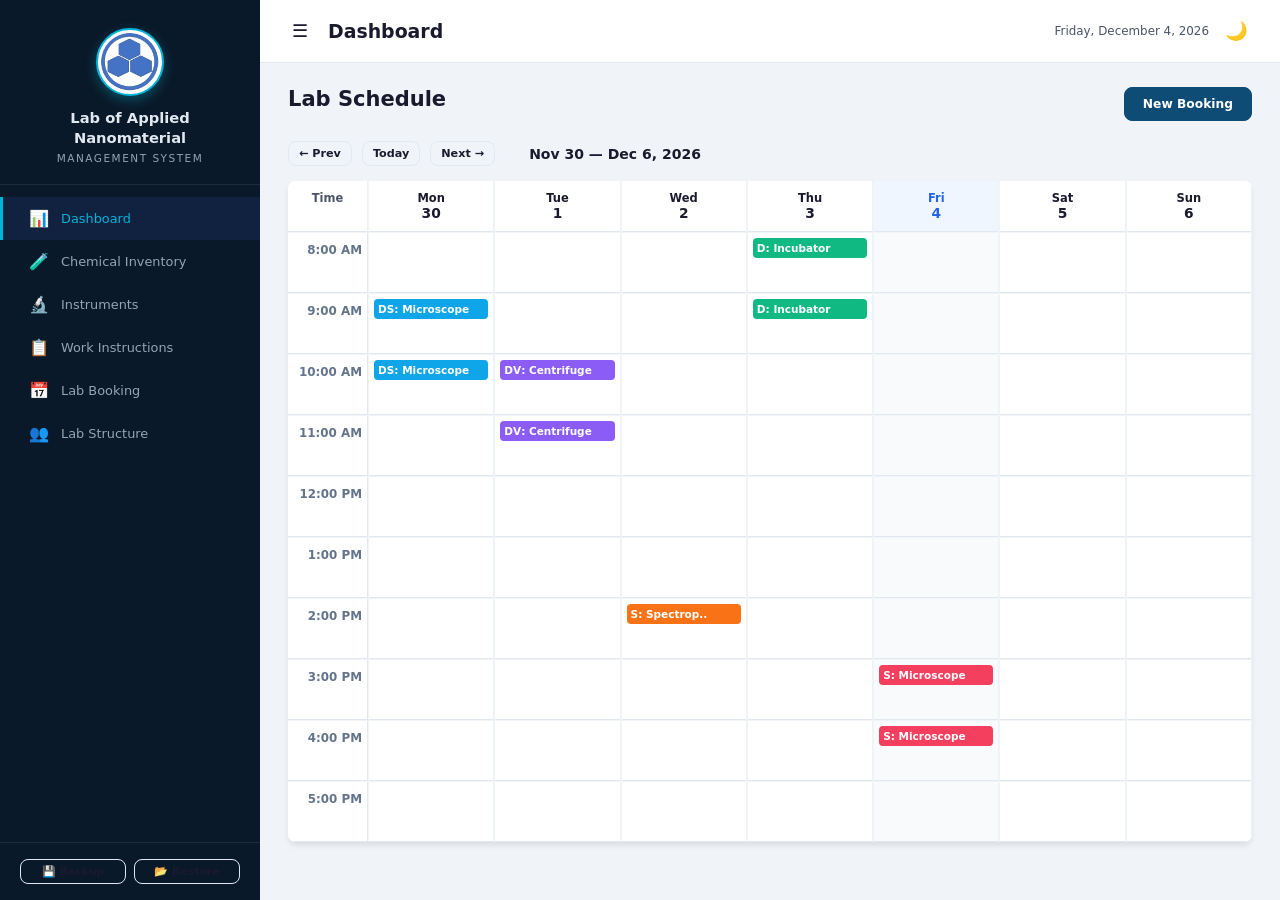
<file: index.html>
<!DOCTYPE html>
<html lang="en">
<head>
    <meta charset="UTF-8">
    <meta http-equiv="refresh" content="0; url=web/">
    <title>Laboratory of Applied Nanomaterial</title>
    <script>
        window.location.replace("web/" + window.location.hash);
    </script>
</head>
<body style="font-family:sans-serif; text-align:center; padding:50px;">
    <h2>Laboratory of Applied Nanomaterial — Management System</h2>
    <p>Redirecting to application... <a href="web/">Click here if not redirected</a></p>
</body>
</html>
</file>
<file: web/css/styles.css>
/* ============================================
   Laboratory of Applied Nanomaterial
   Management System — Stylesheet
   ============================================ */

/* --- CSS Variables / Theme --- */
:root {
    --primary: #0f4c75;
    --primary-light: #1b6ca8;
    --primary-dark: #0a3555;
    --secondary: #00b4d8;
    --secondary-light: #48cae4;
    --accent: #06d6a0;
    --bg: #f0f4f8;
    --surface: #ffffff;
    --surface-hover: #f7fafc;
    --text: #1a1a2e;
    --text-secondary: #4a5568;
    --text-muted: #a0aec0;
    --border: #e2e8f0;
    --border-light: #edf2f7;
    --success: #38a169;
    --success-bg: #f0fff4;
    --warning: #d69e2e;
    --warning-bg: #fffff0;
    --danger: #e53e3e;
    --danger-bg: #fff5f5;
    --info: #3182ce;
    --info-bg: #ebf8ff;
    --sidebar-bg: #0a1929;
    --sidebar-text: #94a3b8;
    --sidebar-active: #00b4d8;
    --sidebar-hover-bg: #112240;
    --shadow-sm: 0 1px 2px rgba(0,0,0,.06);
    --shadow: 0 1px 3px rgba(0,0,0,.1), 0 1px 2px rgba(0,0,0,.06);
    --shadow-md: 0 4px 6px rgba(0,0,0,.07), 0 2px 4px rgba(0,0,0,.06);
    --shadow-lg: 0 10px 25px rgba(0,0,0,.12);
    --radius-sm: 4px;
    --radius: 8px;
    --radius-lg: 12px;
    --radius-xl: 16px;
    --transition: all .2s ease;
    --font: 'Segoe UI', system-ui, -apple-system, sans-serif;
    --sidebar-width: 260px;
}

[data-theme="dark"] {
    --bg: #0d1117;
    --surface: #161b22;
    --surface-hover: #1c2333;
    --text: #e6edf3;
    --text-secondary: #8b949e;
    --text-muted: #6e7681;
    --border: #30363d;
    --border-light: #21262d;
    --success-bg: #0d2818;
    --warning-bg: #2a2000;
    --danger-bg: #2d0b0b;
    --info-bg: #0d1f30;
    --shadow-sm: 0 1px 2px rgba(0,0,0,.3);
    --shadow: 0 1px 3px rgba(0,0,0,.3);
    --shadow-md: 0 4px 6px rgba(0,0,0,.3);
    --shadow-lg: 0 10px 25px rgba(0,0,0,.45);
}

/* --- Reset & Base --- */
*, *::before, *::after { box-sizing: border-box; margin: 0; padding: 0; }

html { font-size: 14px; }

body {
    font-family: var(--font);
    background: var(--bg);
    color: var(--text);
    display: flex;
    min-height: 100vh;
    overflow-x: hidden;
}

a { color: var(--primary-light); text-decoration: none; }
a:hover { text-decoration: underline; }

/* --- Sidebar --- */
.sidebar {
    width: var(--sidebar-width);
    min-width: var(--sidebar-width);
    background: var(--sidebar-bg);
    color: var(--sidebar-text);
    display: flex;
    flex-direction: column;
    height: 100vh;
    position: fixed;
    top: 0; left: 0;
    z-index: 100;
    transition: transform .3s ease;
    overflow-y: auto;
}

.sidebar.collapsed { transform: translateX(-100%); }

.sidebar-header {
    padding: 28px 20px 20px;
    border-bottom: 1px solid rgba(255,255,255,.08);
    text-align: center;
}

.lab-logo-wrap {
    display: flex;
    justify-content: center;
    align-items: center;
    margin-bottom: 12px;
}

.lab-logo-img {
    width: 68px;
    height: 68px;
    border-radius: 50%;
    object-fit: cover;
    background: #ffffff;
    padding: 3px;
    box-shadow: 0 4px 12px rgba(0, 180, 216, 0.35);
    border: 2px solid var(--secondary);
    transition: transform .3s ease, box-shadow .3s ease;
}

.lab-logo-img:hover {
    transform: scale(1.08) rotate(5deg);
    box-shadow: 0 6px 18px rgba(0, 180, 216, 0.55);
}

.sidebar-header h2 {
    font-size: 1.05rem;
    font-weight: 700;
    color: #e2e8f0;
    line-height: 1.35;
}

.lab-subtitle {
    font-size: .75rem;
    color: var(--sidebar-text);
    margin-top: 4px;
    text-transform: uppercase;
    letter-spacing: 1.5px;
}

.nav-links {
    list-style: none;
    padding: 12px 0;
    flex: 1;
}

.nav-link {
    display: flex;
    align-items: center;
    gap: 10px;
    padding: 12px 24px;
    color: var(--sidebar-text);
    font-size: .92rem;
    font-weight: 500;
    border-left: 3px solid transparent;
    transition: var(--transition);
    text-decoration: none !important;
}

.nav-link:hover {
    background: var(--sidebar-hover-bg);
    color: #e2e8f0;
}

.nav-link.active {
    background: var(--sidebar-hover-bg);
    color: var(--sidebar-active);
    border-left-color: var(--sidebar-active);
}

.nav-icon { font-size: 1.15rem; width: 24px; text-align: center; }

.sidebar-footer {
    padding: 16px 20px;
    border-top: 1px solid rgba(255,255,255,.08);
    display: flex;
    gap: 8px;
}

.sidebar-footer .btn { flex: 1; font-size: .78rem; justify-content: center; }

/* --- Main Wrapper --- */
.main-wrapper {
    flex: 1;
    margin-left: var(--sidebar-width);
    display: flex;
    flex-direction: column;
    min-height: 100vh;
    transition: margin-left .3s ease;
}

.sidebar.collapsed ~ .main-wrapper { margin-left: 0; }

.top-header {
    display: flex;
    align-items: center;
    gap: 16px;
    padding: 16px 28px;
    background: var(--surface);
    border-bottom: 1px solid var(--border);
    position: sticky;
    top: 0;
    z-index: 50;
}

.top-header h1 { font-size: 1.35rem; font-weight: 700; flex: 1; }

.header-actions {
    display: flex;
    align-items: center;
    gap: 12px;
}

.current-date { font-size: .85rem; color: var(--text-secondary); }

.content-area { padding: 24px 28px; flex: 1; }

/* --- Buttons --- */
.btn {
    display: inline-flex;
    align-items: center;
    gap: 6px;
    padding: 9px 18px;
    font-size: .875rem;
    font-weight: 600;
    border: 1px solid transparent;
    border-radius: var(--radius);
    cursor: pointer;
    transition: var(--transition);
    font-family: var(--font);
    white-space: nowrap;
    background: var(--surface);
    color: var(--text);
}

.btn:hover { opacity: .88; }

.btn-primary { background: var(--primary); color: #fff; border-color: var(--primary); }
.btn-primary:hover { background: var(--primary-light); }

.btn-secondary { background: var(--secondary); color: #fff; border-color: var(--secondary); }

.btn-danger { background: var(--danger); color: #fff; border-color: var(--danger); }
.btn-danger:hover { background: #c53030; }

.btn-success { background: var(--success); color: #fff; border-color: var(--success); }

.btn-outline {
    background: transparent;
    color: var(--text);
    border-color: var(--border);
}
.btn-outline:hover { background: var(--surface-hover); border-color: var(--text-muted); }

.btn-sm { padding: 5px 10px; font-size: .8rem; }
.btn-xs { padding: 3px 8px; font-size: .75rem; }
.btn-lg { padding: 12px 24px; font-size: 1rem; }

.btn-icon {
    background: none;
    border: none;
    font-size: 1.3rem;
    cursor: pointer;
    padding: 4px;
    border-radius: var(--radius-sm);
    color: var(--text);
    transition: var(--transition);
}
.btn-icon:hover { background: var(--surface-hover); }

/* --- Forms --- */
.form-group { margin-bottom: 16px; }

.form-label {
    display: block;
    font-size: .85rem;
    font-weight: 600;
    color: var(--text-secondary);
    margin-bottom: 5px;
}

.form-input, .form-select, .form-textarea {
    width: 100%;
    padding: 9px 12px;
    font-size: .9rem;
    font-family: var(--font);
    border: 1px solid var(--border);
    border-radius: var(--radius);
    background: var(--surface);
    color: var(--text);
    transition: var(--transition);
}

.form-input:focus, .form-select:focus, .form-textarea:focus {
    outline: none;
    border-color: var(--secondary);
    box-shadow: 0 0 0 3px rgba(0,180,216,.15);
}

.form-textarea { resize: vertical; min-height: 80px; }

.form-row {
    display: grid;
    grid-template-columns: 1fr 1fr;
    gap: 12px;
}

.form-actions {
    display: flex;
    justify-content: flex-end;
    gap: 10px;
    margin-top: 20px;
    padding-top: 16px;
    border-top: 1px solid var(--border);
}

.form-hint { font-size: .78rem; color: var(--text-muted); margin-top: 3px; }

/* --- Tables --- */
.table-container {
    background: var(--surface);
    border-radius: var(--radius-lg);
    box-shadow: var(--shadow);
    overflow: hidden;
}

.data-table {
    width: 100%;
    border-collapse: collapse;
    font-size: .88rem;
}

.data-table thead { background: var(--bg); }

.data-table th {
    padding: 12px 14px;
    font-weight: 600;
    color: var(--text-secondary);
    text-align: left;
    font-size: .8rem;
    text-transform: uppercase;
    letter-spacing: .5px;
    border-bottom: 2px solid var(--border);
    white-space: nowrap;
    cursor: pointer;
    user-select: none;
}

.data-table th:hover { color: var(--primary); }
.data-table th.sort-asc::after { content: ' ▲'; font-size: .65rem; }
.data-table th.sort-desc::after { content: ' ▼'; font-size: .65rem; }

.data-table td {
    padding: 11px 14px;
    border-bottom: 1px solid var(--border-light);
    vertical-align: middle;
}

.data-table tbody tr { transition: var(--transition); }
.data-table tbody tr:hover { background: var(--surface-hover); }

.action-cell {
    white-space: nowrap;
    display: flex;
    gap: 4px;
}

/* --- Status Badges --- */
.status-badge {
    display: inline-flex;
    align-items: center;
    gap: 4px;
    padding: 3px 10px;
    font-size: .78rem;
    font-weight: 600;
    border-radius: 20px;
    white-space: nowrap;
}

.status-badge.success { background: var(--success-bg); color: var(--success); }
.status-badge.warning { background: var(--warning-bg); color: var(--warning); }
.status-badge.danger { background: var(--danger-bg); color: var(--danger); }
.status-badge.info { background: var(--info-bg); color: var(--info); }
.status-badge.neutral { background: var(--bg); color: var(--text-secondary); }

/* --- Cards --- */
.card {
    background: var(--surface);
    border-radius: var(--radius-lg);
    box-shadow: var(--shadow);
    overflow: hidden;
    transition: var(--transition);
}

.card:hover { box-shadow: var(--shadow-md); }

.card-header {
    padding: 16px 20px;
    border-bottom: 1px solid var(--border-light);
    display: flex;
    align-items: center;
    justify-content: space-between;
}

.card-body { padding: 20px; }

/* --- Stats Grid --- */
.stats-grid {
    display: grid;
    grid-template-columns: repeat(auto-fit, minmax(200px, 1fr));
    gap: 16px;
    margin-bottom: 24px;
}

.stat-card {
    background: var(--surface);
    border-radius: var(--radius-lg);
    padding: 20px;
    box-shadow: var(--shadow);
    display: flex;
    align-items: center;
    gap: 16px;
    transition: var(--transition);
    cursor: default;
}

.stat-card:hover { box-shadow: var(--shadow-md); transform: translateY(-2px); }

.stat-icon { font-size: 2rem; }

.stat-info { flex: 1; }

.stat-number {
    font-size: 1.8rem;
    font-weight: 800;
    color: var(--text);
    line-height: 1;
}

.stat-label {
    font-size: .8rem;
    color: var(--text-secondary);
    margin-top: 4px;
    font-weight: 500;
}

/* --- Content Header --- */
.content-header {
    display: flex;
    justify-content: space-between;
    align-items: flex-start;
    gap: 16px;
    margin-bottom: 20px;
    flex-wrap: wrap;
}

.search-filter-bar {
    display: flex;
    gap: 10px;
    flex-wrap: wrap;
    flex: 1;
}

.search-input {
    min-width: 240px;
    max-width: 320px;
    background-image: none;
}

.search-filter-bar .form-select {
    width: auto;
    min-width: 150px;
}

.action-buttons {
    display: flex;
    gap: 8px;
    flex-shrink: 0;
}

/* --- Alerts / Banners --- */
.alert {
    padding: 12px 18px;
    border-radius: var(--radius);
    margin-bottom: 18px;
    font-size: .88rem;
    font-weight: 500;
    display: flex;
    align-items: center;
    gap: 8px;
}

.alert-warning { background: var(--warning-bg); color: #92400e; border-left: 4px solid var(--warning); }
.alert-danger { background: var(--danger-bg); color: #9b2c2c; border-left: 4px solid var(--danger); }
.alert-info { background: var(--info-bg); color: #2b6cb0; border-left: 4px solid var(--info); }
.alert-success { background: var(--success-bg); color: #276749; border-left: 4px solid var(--success); }

[data-theme="dark"] .alert-warning { color: #fbd38d; }
[data-theme="dark"] .alert-danger { color: #feb2b2; }
[data-theme="dark"] .alert-info { color: #90cdf4; }
[data-theme="dark"] .alert-success { color: #9ae6b4; }

/* --- Modal --- */
.modal-overlay {
    position: fixed;
    inset: 0;
    background: rgba(0,0,0,.5);
    display: flex;
    align-items: center;
    justify-content: center;
    z-index: 1000;
    padding: 20px;
    animation: fadeIn .2s ease;
}

.modal-overlay.hidden { display: none; }

.modal {
    background: var(--surface);
    border-radius: var(--radius-xl);
    box-shadow: var(--shadow-lg);
    width: 100%;
    max-width: 600px;
    max-height: 85vh;
    display: flex;
    flex-direction: column;
    animation: slideUp .25s ease;
}

.modal-sm { max-width: 400px; }

.modal-header {
    padding: 18px 24px;
    border-bottom: 1px solid var(--border);
    display: flex;
    justify-content: space-between;
    align-items: center;
}

.modal-header h3 { font-size: 1.1rem; }

.modal-body {
    padding: 24px;
    overflow-y: auto;
    flex: 1;
}

.modal-close { font-size: 1rem; color: var(--text-muted); }

/* --- Toast --- */
.toast-container {
    position: fixed;
    top: 20px;
    right: 20px;
    z-index: 2000;
    display: flex;
    flex-direction: column;
    gap: 8px;
}

.toast {
    padding: 12px 20px;
    border-radius: var(--radius);
    box-shadow: var(--shadow-md);
    display: flex;
    align-items: center;
    gap: 10px;
    min-width: 280px;
    animation: slideRight .3s ease;
    font-size: .88rem;
    font-weight: 500;
}

.toast-success { background: #38a169; color: #fff; }
.toast-error { background: #e53e3e; color: #fff; }
.toast-info { background: #3182ce; color: #fff; }
.toast-warning { background: #d69e2e; color: #fff; }

.toast-close {
    background: none;
    border: none;
    color: inherit;
    cursor: pointer;
    margin-left: auto;
    opacity: .7;
    font-size: 1rem;
}

/* --- Calendar / Booking --- */
.calendar-header {
    display: flex;
    align-items: center;
    justify-content: space-between;
    margin-bottom: 16px;
    gap: 12px;
    flex-wrap: wrap;
}

.calendar-nav {
    display: flex;
    align-items: center;
    gap: 8px;
}

.calendar-nav .week-label {
    font-size: 1rem;
    font-weight: 700;
    min-width: 220px;
    text-align: center;
}

.calendar-grid-wrapper {
    background: var(--surface);
    border-radius: var(--radius-lg);
    box-shadow: var(--shadow);
    overflow-x: auto;
}

.calendar-grid {
    display: grid;
    grid-template-columns: 80px repeat(7, 1fr);
    min-width: 800px;
}

.cal-header-cell {
    padding: 12px 8px;
    text-align: center;
    font-weight: 700;
    font-size: .82rem;
    background: var(--bg);
    border-bottom: 2px solid var(--border);
    border-right: 1px solid var(--border-light);
    color: var(--text-secondary);
}

.cal-header-cell.today {
    background: var(--secondary);
    color: #fff;
}

.cal-time-cell {
    padding: 8px;
    font-size: .78rem;
    font-weight: 600;
    color: var(--text-muted);
    border-bottom: 1px solid var(--border-light);
    border-right: 1px solid var(--border);
    text-align: center;
    background: var(--bg);
}

.cal-cell {
    padding: 4px;
    min-height: 48px;
    border-bottom: 1px solid var(--border-light);
    border-right: 1px solid var(--border-light);
    cursor: pointer;
    transition: var(--transition);
    position: relative;
}

.cal-cell:hover { background: var(--surface-hover); }

.cal-cell.today-col { background: rgba(0,180,216,.04); }

.booking-chip {
    padding: 3px 7px;
    border-radius: var(--radius-sm);
    font-size: .72rem;
    font-weight: 600;
    margin-bottom: 2px;
    cursor: pointer;
    white-space: nowrap;
    overflow: hidden;
    text-overflow: ellipsis;
    display: block;
    color: #fff;
    transition: var(--transition);
}

.booking-chip:hover { opacity: .85; transform: scale(1.02); }

/* --- Work Instruction Cards --- */
.instructions-grid {
    display: grid;
    grid-template-columns: repeat(auto-fill, minmax(340px, 1fr));
    gap: 16px;
}

.instruction-card {
    background: var(--surface);
    border-radius: var(--radius-lg);
    box-shadow: var(--shadow);
    overflow: hidden;
    transition: var(--transition);
    cursor: pointer;
    border-left: 4px solid var(--secondary);
}

.instruction-card:hover { box-shadow: var(--shadow-md); transform: translateY(-2px); }

.instruction-card-header {
    padding: 16px 20px;
    border-bottom: 1px solid var(--border-light);
}

.instruction-card-header h4 { font-size: 1rem; margin-bottom: 4px; }

.instruction-card-header .instrument-tag {
    font-size: .78rem;
    color: var(--secondary);
    font-weight: 600;
}

.instruction-card-body {
    padding: 16px 20px;
    font-size: .85rem;
    color: var(--text-secondary);
}

.instruction-card-footer {
    padding: 10px 20px;
    background: var(--bg);
    display: flex;
    justify-content: space-between;
    font-size: .78rem;
    color: var(--text-muted);
}

/* --- Instruction Detail (expanded) --- */
.instruction-detail {
    background: var(--surface);
    border-radius: var(--radius-lg);
    box-shadow: var(--shadow);
    padding: 0;
}

.instruction-detail-header {
    padding: 24px 28px;
    border-bottom: 1px solid var(--border);
    display: flex;
    justify-content: space-between;
    align-items: flex-start;
}

.instruction-detail-header h2 { font-size: 1.3rem; }

.instruction-detail-body { padding: 28px; }

.instruction-section { margin-bottom: 24px; }

.instruction-section h3 {
    font-size: 1rem;
    color: var(--primary);
    margin-bottom: 10px;
    padding-bottom: 6px;
    border-bottom: 2px solid var(--secondary);
    display: inline-block;
}

.instruction-section ol, .instruction-section ul {
    padding-left: 22px;
    color: var(--text-secondary);
    line-height: 1.8;
}

.instruction-section p {
    color: var(--text-secondary);
    line-height: 1.7;
}

.safety-box {
    background: var(--danger-bg);
    border-left: 4px solid var(--danger);
    padding: 14px 18px;
    border-radius: var(--radius);
    margin-bottom: 16px;
}

.safety-box h3 { color: var(--danger) !important; border-bottom-color: var(--danger) !important; }

/* --- Empty State --- */
.empty-state {
    text-align: center;
    padding: 60px 20px;
    color: var(--text-muted);
}

.empty-state-icon { font-size: 3.5rem; margin-bottom: 12px; }
.empty-state-text { font-size: 1rem; margin-bottom: 6px; font-weight: 500; }
.empty-state-hint { font-size: .85rem; }

/* --- Tabs --- */
.tabs {
    display: flex;
    gap: 0;
    border-bottom: 2px solid var(--border);
    margin-bottom: 20px;
}

.tab-btn {
    padding: 10px 20px;
    background: none;
    border: none;
    font-family: var(--font);
    font-size: .9rem;
    font-weight: 600;
    color: var(--text-muted);
    cursor: pointer;
    border-bottom: 2px solid transparent;
    margin-bottom: -2px;
    transition: var(--transition);
}

.tab-btn:hover { color: var(--text); }
.tab-btn.active { color: var(--secondary); border-bottom-color: var(--secondary); }

/* --- Utility --- */
.text-center { text-align: center; }
.text-right { text-align: right; }
.text-muted { color: var(--text-muted); }
.text-sm { font-size: .82rem; }
.text-xs { font-size: .75rem; }
.font-bold { font-weight: 700; }
.mt-4 { margin-top: 16px; }
.mt-6 { margin-top: 24px; }
.mb-4 { margin-bottom: 16px; }
.mb-6 { margin-bottom: 24px; }
.gap-2 { gap: 8px; }
.flex { display: flex; }
.flex-wrap { flex-wrap: wrap; }
.items-center { align-items: center; }
.justify-between { justify-content: space-between; }
.grid-2col { display: grid; grid-template-columns: 1fr 1fr; gap: 16px; }
.hidden { display: none !important; }

.quick-links {
    display: grid;
    grid-template-columns: repeat(auto-fit, minmax(220px, 1fr));
    gap: 12px;
    margin-top: 20px;
}

.quick-link-card {
    background: var(--surface);
    border-radius: var(--radius-lg);
    padding: 20px;
    box-shadow: var(--shadow);
    cursor: pointer;
    transition: var(--transition);
    text-align: center;
    border: 2px solid transparent;
}

.quick-link-card:hover {
    border-color: var(--secondary);
    box-shadow: var(--shadow-md);
    transform: translateY(-2px);
}

.quick-link-card .ql-icon { font-size: 2rem; margin-bottom: 8px; }
.quick-link-card .ql-title { font-weight: 700; font-size: .95rem; margin-bottom: 3px; }
.quick-link-card .ql-desc { font-size: .78rem; color: var(--text-secondary); }

/* --- Animations --- */
@keyframes fadeIn { from { opacity: 0; } to { opacity: 1; } }
@keyframes slideUp { from { opacity: 0; transform: translateY(20px); } to { opacity: 1; transform: translateY(0); } }
@keyframes slideRight { from { opacity: 0; transform: translateX(40px); } to { opacity: 1; transform: translateX(0); } }

/* --- Print --- */
@media print {
    .sidebar, .top-header, .modal-overlay, .toast-container, .btn, .action-cell,
    .search-filter-bar, .action-buttons, .calendar-header { display: none !important; }
    .main-wrapper { margin-left: 0 !important; }
    .content-area { padding: 0 !important; }
    .card, .table-container { box-shadow: none !important; }
    .data-table th, .data-table td { border: 1px solid #ccc !important; }
    body { background: #fff; color: #000; }
}

/* --- Responsive --- */
@media (max-width: 1024px) {
    .sidebar { transform: translateX(-100%); }
    .sidebar.open { transform: translateX(0); }
    .main-wrapper { margin-left: 0; }
    .form-row { grid-template-columns: 1fr; }
}

@media (max-width: 768px) {
    .content-area { padding: 16px; }
    .top-header { padding: 12px 16px; }
    .stats-grid { grid-template-columns: repeat(auto-fit, minmax(160px, 1fr)); }
    .content-header { flex-direction: column; }
    .search-filter-bar { width: 100%; }
    .search-input { min-width: 100%; max-width: 100%; }
    .action-buttons { width: 100%; }
    .instructions-grid { grid-template-columns: 1fr; }
}

/* ============================================
   Lab Structure & Member Profiles
   ============================================ */
.structure-tier {
    margin-bottom: 36px;
}

.tier-header {
    display: flex;
    align-items: center;
    gap: 12px;
    margin-bottom: 16px;
    padding-bottom: 8px;
    border-bottom: 2px solid var(--border);
}

.tier-title {
    font-size: 1.15rem;
    font-weight: 700;
    color: var(--primary);
}

[data-theme="dark"] .tier-title {
    color: var(--secondary-light);
}

.tier-count {
    background: var(--bg);
    color: var(--text-secondary);
    font-size: .8rem;
    font-weight: 600;
    padding: 2px 8px;
    border-radius: 12px;
}

.members-grid {
    display: grid;
    grid-template-columns: repeat(auto-fill, minmax(320px, 1fr));
    gap: 20px;
}

.member-card {
    background: var(--surface);
    border-radius: var(--radius-lg);
    box-shadow: var(--shadow);
    border: 1px solid var(--border);
    overflow: hidden;
    transition: var(--transition);
    display: flex;
    flex-direction: column;
    position: relative;
}

.member-card:hover {
    box-shadow: var(--shadow-md);
    transform: translateY(-3px);
    border-color: var(--secondary);
}

.member-card.is-advisor {
    border-top: 4px solid #f59e0b;
    background: linear-gradient(180deg, rgba(245, 158, 11, 0.03) 0%, var(--surface) 120px);
}

.member-card-body {
    padding: 20px;
    display: flex;
    gap: 16px;
    align-items: flex-start;
}

.member-avatar-wrap {
    position: relative;
    flex-shrink: 0;
}

.member-avatar {
    width: 80px;
    height: 80px;
    border-radius: 50%;
    object-fit: cover;
    background: var(--bg);
    border: 3px solid var(--border);
    box-shadow: var(--shadow-sm);
    display: flex;
    align-items: center;
    justify-content: center;
    font-size: 2rem;
}

.member-card.is-advisor .member-avatar {
    border-color: #f59e0b;
}

.member-status-dot {
    width: 12px;
    height: 12px;
    border-radius: 50%;
    background: var(--success);
    border: 2px solid var(--surface);
    position: absolute;
    bottom: 2px;
    right: 2px;
}

.member-info {
    flex: 1;
    min-width: 0;
}

.member-name {
    font-size: 1.05rem;
    font-weight: 700;
    color: var(--text);
    margin-bottom: 3px;
    white-space: nowrap;
    overflow: hidden;
    text-overflow: ellipsis;
}

.member-role {
    font-size: .82rem;
    color: var(--secondary);
    font-weight: 600;
    margin-bottom: 4px;
}

.member-card.is-advisor .member-role {
    color: #d97706;
}

.member-academic {
    font-size: .78rem;
    color: var(--text-secondary);
    margin-bottom: 8px;
}

.member-contact-list {
    display: flex;
    flex-direction: column;
    gap: 3px;
    font-size: .78rem;
    color: var(--text-secondary);
    margin-top: 6px;
}

.member-contact-item {
    display: flex;
    align-items: center;
    gap: 6px;
    overflow: hidden;
    text-overflow: ellipsis;
    white-space: nowrap;
}

.member-tags {
    padding: 0 20px 14px;
    display: flex;
    flex-wrap: wrap;
    gap: 5px;
}

.member-tag {
    font-size: .72rem;
    padding: 2px 8px;
    border-radius: 12px;
    background: var(--bg);
    color: var(--text-secondary);
    border: 1px solid var(--border-light);
}

.member-card-footer {
    padding: 10px 16px;
    background: var(--surface-hover);
    border-top: 1px solid var(--border-light);
    display: flex;
    justify-content: space-between;
    align-items: center;
    margin-top: auto;
}

.member-card-actions {
    display: flex;
    gap: 6px;
}

/* Photo upload inside form */
.photo-uploader {
    display: flex;
    align-items: center;
    gap: 16px;
    padding: 12px;
    border: 2px dashed var(--border);
    border-radius: var(--radius);
    background: var(--bg);
    margin-bottom: 16px;
}

.photo-preview {
    width: 80px;
    height: 80px;
    border-radius: 50%;
    object-fit: cover;
    background: var(--surface);
    border: 2px solid var(--secondary);
    flex-shrink: 0;
    display: flex;
    align-items: center;
    justify-content: center;
    font-size: 2.2rem;
}

.photo-uploader-controls {
    flex: 1;
}

.photo-hint {
    font-size: .78rem;
    color: var(--text-muted);
    margin-top: 4px;
}
</file>
